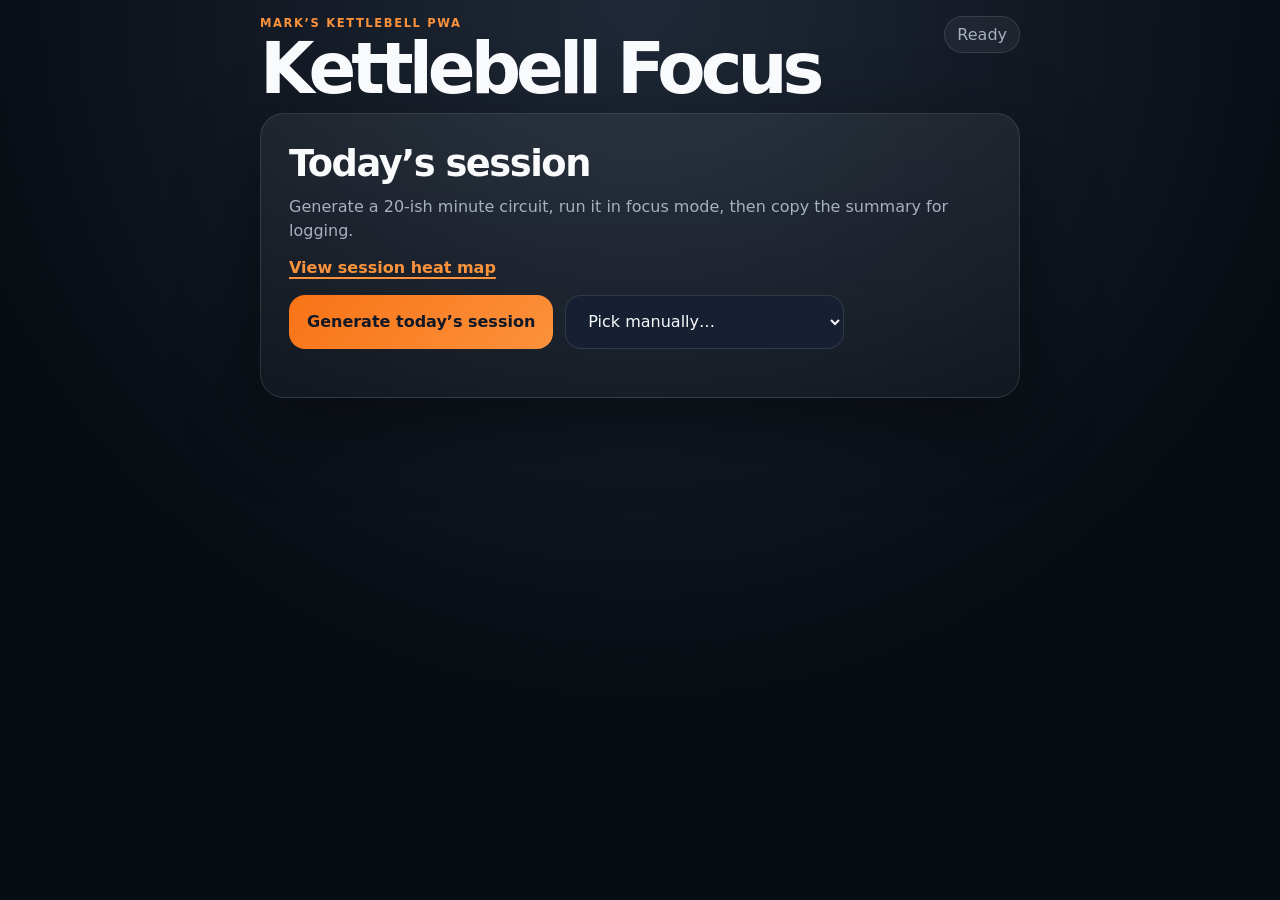
<file: index.html>
<!doctype html>
<html lang="en">
<head>
  <meta charset="utf-8" />
  <meta name="viewport" content="width=device-width, initial-scale=1, viewport-fit=cover" />
  <meta name="theme-color" content="#111827" />
  <title>Kettlebell Focus</title>
  <link rel="manifest" href="./manifest.webmanifest" />
  <link rel="stylesheet" href="./styles.css?v=2026-07-12-shoulder-crusher" />
</head>
<body>
  <main class="app">
    <header class="topbar">
      <div>
        <p class="eyebrow">Mark’s kettlebell PWA</p>
        <h1>Kettlebell Focus</h1>
      </div>
      <div class="status" id="status">Ready</div>
    </header>

    <section id="setup" class="card setup">
      <h2>Today’s session</h2>
      <p class="muted">Generate a 20-ish minute circuit, run it in focus mode, then copy the summary for logging.</p>
      <p class="heatmap-link"><a href="./heatmap.html">View session heat map</a></p>
      <div class="button-row">
        <button id="generateBtn" class="primary">Generate today’s session</button>
        <select id="programSelect" aria-label="Choose program">
          <option value="">Pick manually…</option>
        </select>
      </div>
      <div id="sessionPreview" class="preview"></div>
      <div class="button-row hidden" id="startRow">
        <button id="startBtn" class="primary">Start focus mode</button>
        <button id="resetChoiceBtn" class="secondary">Clear</button>
      </div>
    </section>

    <section id="workout" class="card workout hidden">
      <div class="workout-header">
        <div>
          <p class="eyebrow" id="stepLabel">Exercise</p>
          <h2 id="exerciseName">Swings</h2>
        </div>
        <div class="phase" id="phaseLabel">WORK</div>
      </div>

      <figure class="exercise-art hidden" id="exerciseArt">
        <img id="exerciseImage" alt="" loading="eager" />
      </figure>

      <div class="timer" id="timer">45</div>
      <div class="elapsed" id="elapsedTimer">Elapsed 0s</div>
      <div class="details" id="exerciseDetails"></div>

      <div class="button-row controls">
        <button id="pauseBtn" class="secondary">Pause</button>
        <button id="voiceBtn" class="secondary">Voice on</button>
        <button id="nextBtn" class="primary">Done / next</button>
        <button id="abortBtn" class="ghost">End early and summarize</button>
      </div>
    </section>

    <section id="summary" class="card summary hidden">
      <h2>Session summary</h2>
      <p class="muted">Copy this summary for your workout log.</p>
      <p class="heatmap-link"><a href="./heatmap.html">View updated session heat map</a></p>
      <textarea id="summaryText" readonly></textarea>
      <div class="button-row">
        <button id="copyBtn" class="primary">Copy summary</button>
        <button id="newSessionBtn" class="secondary">New session</button>
      </div>
    </section>
  </main>

  <script src="./app.js?v=2026-07-12-shoulder-crusher" defer></script>
</body>
</html>
</file>
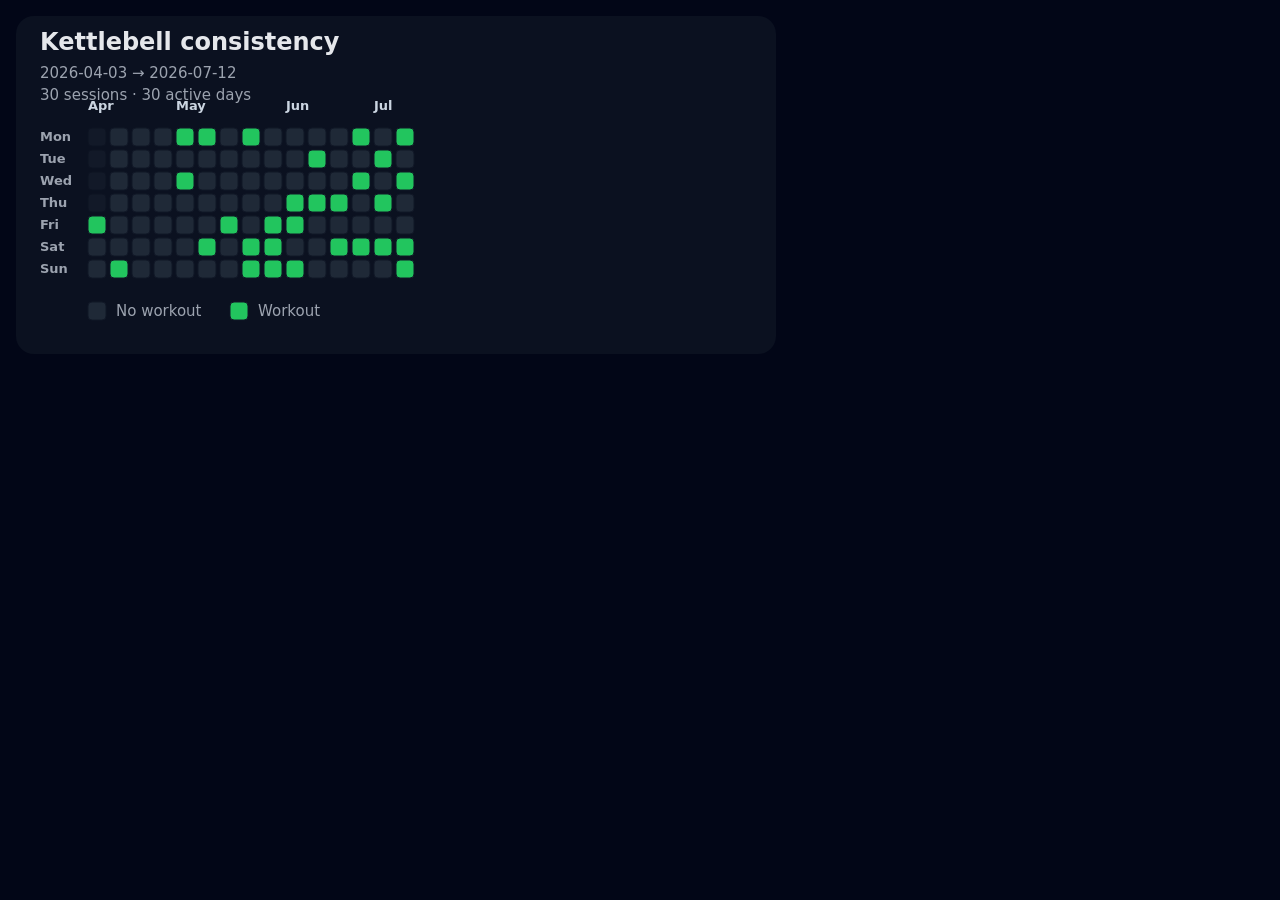
<file: heatmap.html>
<!doctype html><html lang="en"><meta charset="utf-8"><meta name="viewport" content="width=device-width, initial-scale=1, viewport-fit=cover"><title>Kettlebell heat map</title><body style="margin:0;background:#020617;padding:16px;color:#e5e7eb;font-family:system-ui,-apple-system,Segoe UI,sans-serif"><main style="max-width:100%;overflow:auto"><svg xmlns="http://www.w3.org/2000/svg" width="760" height="338" viewBox="0 0 760 338" role="img" aria-labelledby="title desc">
<style><![CDATA[.bg{fill:#0b1120}.text{fill:#e5e7eb;font:700 24px system-ui,-apple-system,Segoe UI,sans-serif}.muted{fill:#9ca3af;font:500 15px system-ui,-apple-system,Segoe UI,sans-serif}.tiny{fill:#9ca3af;font:600 13px system-ui,-apple-system,Segoe UI,sans-serif}.cell{stroke:#111827;stroke-width:1}.month{fill:#cbd5e1;font:700 13px system-ui,-apple-system,Segoe UI,sans-serif}]]></style>
<title id="title">Kettlebell calendar heat map</title>
<desc id="desc">30 sessions across 30 active days from 2026-04-03 to 2026-07-12.</desc>
<rect class="bg" width="760" height="338" rx="18"/>
<text class="text" x="24" y="34">Kettlebell consistency</text>
<text class="muted" x="24" y="62">2026-04-03 → 2026-07-12</text>
<text class="muted" x="24" y="84">30 sessions · 30 active days</text>
<text class="month" x="72" y="94">Apr</text>
<text class="month" x="160" y="94">May</text>
<text class="month" x="270" y="94">Jun</text>
<text class="month" x="358" y="94">Jul</text>
<text class="tiny" x="24" y="125">Mon</text>
<text class="tiny" x="24" y="147">Tue</text>
<text class="tiny" x="24" y="169">Wed</text>
<text class="tiny" x="24" y="191">Thu</text>
<text class="tiny" x="24" y="213">Fri</text>
<text class="tiny" x="24" y="235">Sat</text>
<text class="tiny" x="24" y="257">Sun</text>
<rect class="cell" x="72" y="112" width="18" height="18" rx="4" fill="#1f2937" opacity="0.35"><title>2026-03-30: 0 session(s); none</title></rect>
<rect class="cell" x="72" y="134" width="18" height="18" rx="4" fill="#1f2937" opacity="0.35"><title>2026-03-31: 0 session(s); none</title></rect>
<rect class="cell" x="72" y="156" width="18" height="18" rx="4" fill="#1f2937" opacity="0.35"><title>2026-04-01: 0 session(s); none</title></rect>
<rect class="cell" x="72" y="178" width="18" height="18" rx="4" fill="#1f2937" opacity="0.35"><title>2026-04-02: 0 session(s); none</title></rect>
<rect class="cell" x="72" y="200" width="18" height="18" rx="4" fill="#22c55e" opacity="1"><title>2026-04-03: 1 session(s); pull_lower_focus</title></rect>
<rect class="cell" x="72" y="222" width="18" height="18" rx="4" fill="#1f2937" opacity="1"><title>2026-04-04: 0 session(s); none</title></rect>
<rect class="cell" x="72" y="244" width="18" height="18" rx="4" fill="#1f2937" opacity="1"><title>2026-04-05: 0 session(s); none</title></rect>
<rect class="cell" x="94" y="112" width="18" height="18" rx="4" fill="#1f2937" opacity="1"><title>2026-04-06: 0 session(s); none</title></rect>
<rect class="cell" x="94" y="134" width="18" height="18" rx="4" fill="#1f2937" opacity="1"><title>2026-04-07: 0 session(s); none</title></rect>
<rect class="cell" x="94" y="156" width="18" height="18" rx="4" fill="#1f2937" opacity="1"><title>2026-04-08: 0 session(s); none</title></rect>
<rect class="cell" x="94" y="178" width="18" height="18" rx="4" fill="#1f2937" opacity="1"><title>2026-04-09: 0 session(s); none</title></rect>
<rect class="cell" x="94" y="200" width="18" height="18" rx="4" fill="#1f2937" opacity="1"><title>2026-04-10: 0 session(s); none</title></rect>
<rect class="cell" x="94" y="222" width="18" height="18" rx="4" fill="#1f2937" opacity="1"><title>2026-04-11: 0 session(s); none</title></rect>
<rect class="cell" x="94" y="244" width="18" height="18" rx="4" fill="#22c55e" opacity="1"><title>2026-04-12: 1 session(s); push_upper_focus</title></rect>
<rect class="cell" x="116" y="112" width="18" height="18" rx="4" fill="#1f2937" opacity="1"><title>2026-04-13: 0 session(s); none</title></rect>
<rect class="cell" x="116" y="134" width="18" height="18" rx="4" fill="#1f2937" opacity="1"><title>2026-04-14: 0 session(s); none</title></rect>
<rect class="cell" x="116" y="156" width="18" height="18" rx="4" fill="#1f2937" opacity="1"><title>2026-04-15: 0 session(s); none</title></rect>
<rect class="cell" x="116" y="178" width="18" height="18" rx="4" fill="#1f2937" opacity="1"><title>2026-04-16: 0 session(s); none</title></rect>
<rect class="cell" x="116" y="200" width="18" height="18" rx="4" fill="#1f2937" opacity="1"><title>2026-04-17: 0 session(s); none</title></rect>
<rect class="cell" x="116" y="222" width="18" height="18" rx="4" fill="#1f2937" opacity="1"><title>2026-04-18: 0 session(s); none</title></rect>
<rect class="cell" x="116" y="244" width="18" height="18" rx="4" fill="#1f2937" opacity="1"><title>2026-04-19: 0 session(s); none</title></rect>
<rect class="cell" x="138" y="112" width="18" height="18" rx="4" fill="#1f2937" opacity="1"><title>2026-04-20: 0 session(s); none</title></rect>
<rect class="cell" x="138" y="134" width="18" height="18" rx="4" fill="#1f2937" opacity="1"><title>2026-04-21: 0 session(s); none</title></rect>
<rect class="cell" x="138" y="156" width="18" height="18" rx="4" fill="#1f2937" opacity="1"><title>2026-04-22: 0 session(s); none</title></rect>
<rect class="cell" x="138" y="178" width="18" height="18" rx="4" fill="#1f2937" opacity="1"><title>2026-04-23: 0 session(s); none</title></rect>
<rect class="cell" x="138" y="200" width="18" height="18" rx="4" fill="#1f2937" opacity="1"><title>2026-04-24: 0 session(s); none</title></rect>
<rect class="cell" x="138" y="222" width="18" height="18" rx="4" fill="#1f2937" opacity="1"><title>2026-04-25: 0 session(s); none</title></rect>
<rect class="cell" x="138" y="244" width="18" height="18" rx="4" fill="#1f2937" opacity="1"><title>2026-04-26: 0 session(s); none</title></rect>
<rect class="cell" x="160" y="112" width="18" height="18" rx="4" fill="#22c55e" opacity="1"><title>2026-04-27: 1 session(s); full_circuit</title></rect>
<rect class="cell" x="160" y="134" width="18" height="18" rx="4" fill="#1f2937" opacity="1"><title>2026-04-28: 0 session(s); none</title></rect>
<rect class="cell" x="160" y="156" width="18" height="18" rx="4" fill="#22c55e" opacity="1"><title>2026-04-29: 1 session(s); snatch_ballistic</title></rect>
<rect class="cell" x="160" y="178" width="18" height="18" rx="4" fill="#1f2937" opacity="1"><title>2026-04-30: 0 session(s); none</title></rect>
<rect class="cell" x="160" y="200" width="18" height="18" rx="4" fill="#1f2937" opacity="1"><title>2026-05-01: 0 session(s); none</title></rect>
<rect class="cell" x="160" y="222" width="18" height="18" rx="4" fill="#1f2937" opacity="1"><title>2026-05-02: 0 session(s); none</title></rect>
<rect class="cell" x="160" y="244" width="18" height="18" rx="4" fill="#1f2937" opacity="1"><title>2026-05-03: 0 session(s); none</title></rect>
<rect class="cell" x="182" y="112" width="18" height="18" rx="4" fill="#22c55e" opacity="1"><title>2026-05-04: 1 session(s); push_pull</title></rect>
<rect class="cell" x="182" y="134" width="18" height="18" rx="4" fill="#1f2937" opacity="1"><title>2026-05-05: 0 session(s); none</title></rect>
<rect class="cell" x="182" y="156" width="18" height="18" rx="4" fill="#1f2937" opacity="1"><title>2026-05-06: 0 session(s); none</title></rect>
<rect class="cell" x="182" y="178" width="18" height="18" rx="4" fill="#1f2937" opacity="1"><title>2026-05-07: 0 session(s); none</title></rect>
<rect class="cell" x="182" y="200" width="18" height="18" rx="4" fill="#1f2937" opacity="1"><title>2026-05-08: 0 session(s); none</title></rect>
<rect class="cell" x="182" y="222" width="18" height="18" rx="4" fill="#22c55e" opacity="1"><title>2026-05-09: 1 session(s); press_focus</title></rect>
<rect class="cell" x="182" y="244" width="18" height="18" rx="4" fill="#1f2937" opacity="1"><title>2026-05-10: 0 session(s); none</title></rect>
<rect class="cell" x="204" y="112" width="18" height="18" rx="4" fill="#1f2937" opacity="1"><title>2026-05-11: 0 session(s); none</title></rect>
<rect class="cell" x="204" y="134" width="18" height="18" rx="4" fill="#1f2937" opacity="1"><title>2026-05-12: 0 session(s); none</title></rect>
<rect class="cell" x="204" y="156" width="18" height="18" rx="4" fill="#1f2937" opacity="1"><title>2026-05-13: 0 session(s); none</title></rect>
<rect class="cell" x="204" y="178" width="18" height="18" rx="4" fill="#1f2937" opacity="1"><title>2026-05-14: 0 session(s); none</title></rect>
<rect class="cell" x="204" y="200" width="18" height="18" rx="4" fill="#22c55e" opacity="1"><title>2026-05-15: 1 session(s); snatch_ballistic</title></rect>
<rect class="cell" x="204" y="222" width="18" height="18" rx="4" fill="#1f2937" opacity="1"><title>2026-05-16: 0 session(s); none</title></rect>
<rect class="cell" x="204" y="244" width="18" height="18" rx="4" fill="#1f2937" opacity="1"><title>2026-05-17: 0 session(s); none</title></rect>
<rect class="cell" x="226" y="112" width="18" height="18" rx="4" fill="#22c55e" opacity="1"><title>2026-05-18: 1 session(s); push_pull</title></rect>
<rect class="cell" x="226" y="134" width="18" height="18" rx="4" fill="#1f2937" opacity="1"><title>2026-05-19: 0 session(s); none</title></rect>
<rect class="cell" x="226" y="156" width="18" height="18" rx="4" fill="#1f2937" opacity="1"><title>2026-05-20: 0 session(s); none</title></rect>
<rect class="cell" x="226" y="178" width="18" height="18" rx="4" fill="#1f2937" opacity="1"><title>2026-05-21: 0 session(s); none</title></rect>
<rect class="cell" x="226" y="200" width="18" height="18" rx="4" fill="#1f2937" opacity="1"><title>2026-05-22: 0 session(s); none</title></rect>
<rect class="cell" x="226" y="222" width="18" height="18" rx="4" fill="#22c55e" opacity="1"><title>2026-05-23: 1 session(s); press_focus</title></rect>
<rect class="cell" x="226" y="244" width="18" height="18" rx="4" fill="#22c55e" opacity="1"><title>2026-05-24: 1 session(s); snatch_ballistic</title></rect>
<rect class="cell" x="248" y="112" width="18" height="18" rx="4" fill="#1f2937" opacity="1"><title>2026-05-25: 0 session(s); none</title></rect>
<rect class="cell" x="248" y="134" width="18" height="18" rx="4" fill="#1f2937" opacity="1"><title>2026-05-26: 0 session(s); none</title></rect>
<rect class="cell" x="248" y="156" width="18" height="18" rx="4" fill="#1f2937" opacity="1"><title>2026-05-27: 0 session(s); none</title></rect>
<rect class="cell" x="248" y="178" width="18" height="18" rx="4" fill="#1f2937" opacity="1"><title>2026-05-28: 0 session(s); none</title></rect>
<rect class="cell" x="248" y="200" width="18" height="18" rx="4" fill="#22c55e" opacity="1"><title>2026-05-29: 1 session(s); push_pull</title></rect>
<rect class="cell" x="248" y="222" width="18" height="18" rx="4" fill="#22c55e" opacity="1"><title>2026-05-30: 1 session(s); full_circuit</title></rect>
<rect class="cell" x="248" y="244" width="18" height="18" rx="4" fill="#22c55e" opacity="1"><title>2026-05-31: 1 session(s); press_focus</title></rect>
<rect class="cell" x="270" y="112" width="18" height="18" rx="4" fill="#1f2937" opacity="1"><title>2026-06-01: 0 session(s); none</title></rect>
<rect class="cell" x="270" y="134" width="18" height="18" rx="4" fill="#1f2937" opacity="1"><title>2026-06-02: 0 session(s); none</title></rect>
<rect class="cell" x="270" y="156" width="18" height="18" rx="4" fill="#1f2937" opacity="1"><title>2026-06-03: 0 session(s); none</title></rect>
<rect class="cell" x="270" y="178" width="18" height="18" rx="4" fill="#22c55e" opacity="1"><title>2026-06-04: 1 session(s); full_circuit</title></rect>
<rect class="cell" x="270" y="200" width="18" height="18" rx="4" fill="#22c55e" opacity="1"><title>2026-06-05: 1 session(s); push_pull</title></rect>
<rect class="cell" x="270" y="222" width="18" height="18" rx="4" fill="#1f2937" opacity="1"><title>2026-06-06: 0 session(s); none</title></rect>
<rect class="cell" x="270" y="244" width="18" height="18" rx="4" fill="#22c55e" opacity="1"><title>2026-06-07: 1 session(s); snatch_ballistic</title></rect>
<rect class="cell" x="292" y="112" width="18" height="18" rx="4" fill="#1f2937" opacity="1"><title>2026-06-08: 0 session(s); none</title></rect>
<rect class="cell" x="292" y="134" width="18" height="18" rx="4" fill="#22c55e" opacity="1"><title>2026-06-09: 1 session(s); press_focus</title></rect>
<rect class="cell" x="292" y="156" width="18" height="18" rx="4" fill="#1f2937" opacity="1"><title>2026-06-10: 0 session(s); none</title></rect>
<rect class="cell" x="292" y="178" width="18" height="18" rx="4" fill="#22c55e" opacity="1"><title>2026-06-11: 1 session(s); full_circuit</title></rect>
<rect class="cell" x="292" y="200" width="18" height="18" rx="4" fill="#1f2937" opacity="1"><title>2026-06-12: 0 session(s); none</title></rect>
<rect class="cell" x="292" y="222" width="18" height="18" rx="4" fill="#1f2937" opacity="1"><title>2026-06-13: 0 session(s); none</title></rect>
<rect class="cell" x="292" y="244" width="18" height="18" rx="4" fill="#1f2937" opacity="1"><title>2026-06-14: 0 session(s); none</title></rect>
<rect class="cell" x="314" y="112" width="18" height="18" rx="4" fill="#1f2937" opacity="1"><title>2026-06-15: 0 session(s); none</title></rect>
<rect class="cell" x="314" y="134" width="18" height="18" rx="4" fill="#1f2937" opacity="1"><title>2026-06-16: 0 session(s); none</title></rect>
<rect class="cell" x="314" y="156" width="18" height="18" rx="4" fill="#1f2937" opacity="1"><title>2026-06-17: 0 session(s); none</title></rect>
<rect class="cell" x="314" y="178" width="18" height="18" rx="4" fill="#22c55e" opacity="1"><title>2026-06-18: 1 session(s); push_pull</title></rect>
<rect class="cell" x="314" y="200" width="18" height="18" rx="4" fill="#1f2937" opacity="1"><title>2026-06-19: 0 session(s); none</title></rect>
<rect class="cell" x="314" y="222" width="18" height="18" rx="4" fill="#22c55e" opacity="1"><title>2026-06-20: 1 session(s); press_focus</title></rect>
<rect class="cell" x="314" y="244" width="18" height="18" rx="4" fill="#1f2937" opacity="1"><title>2026-06-21: 0 session(s); none</title></rect>
<rect class="cell" x="336" y="112" width="18" height="18" rx="4" fill="#22c55e" opacity="1"><title>2026-06-22: 1 session(s); snatch_ballistic</title></rect>
<rect class="cell" x="336" y="134" width="18" height="18" rx="4" fill="#1f2937" opacity="1"><title>2026-06-23: 0 session(s); none</title></rect>
<rect class="cell" x="336" y="156" width="18" height="18" rx="4" fill="#22c55e" opacity="1"><title>2026-06-24: 1 session(s); push_pull</title></rect>
<rect class="cell" x="336" y="178" width="18" height="18" rx="4" fill="#1f2937" opacity="1"><title>2026-06-25: 0 session(s); none</title></rect>
<rect class="cell" x="336" y="200" width="18" height="18" rx="4" fill="#1f2937" opacity="1"><title>2026-06-26: 0 session(s); none</title></rect>
<rect class="cell" x="336" y="222" width="18" height="18" rx="4" fill="#22c55e" opacity="1"><title>2026-06-27: 1 session(s); balanced_full_body</title></rect>
<rect class="cell" x="336" y="244" width="18" height="18" rx="4" fill="#1f2937" opacity="1"><title>2026-06-28: 0 session(s); none</title></rect>
<rect class="cell" x="358" y="112" width="18" height="18" rx="4" fill="#1f2937" opacity="1"><title>2026-06-29: 0 session(s); none</title></rect>
<rect class="cell" x="358" y="134" width="18" height="18" rx="4" fill="#22c55e" opacity="1"><title>2026-06-30: 1 session(s); knee_cautious_legs_core</title></rect>
<rect class="cell" x="358" y="156" width="18" height="18" rx="4" fill="#1f2937" opacity="1"><title>2026-07-01: 0 session(s); none</title></rect>
<rect class="cell" x="358" y="178" width="18" height="18" rx="4" fill="#22c55e" opacity="1"><title>2026-07-02: 1 session(s); athletic_power_capped</title></rect>
<rect class="cell" x="358" y="200" width="18" height="18" rx="4" fill="#1f2937" opacity="1"><title>2026-07-03: 0 session(s); none</title></rect>
<rect class="cell" x="358" y="222" width="18" height="18" rx="4" fill="#22c55e" opacity="1"><title>2026-07-04: 1 session(s); controlled_ballistic</title></rect>
<rect class="cell" x="358" y="244" width="18" height="18" rx="4" fill="#1f2937" opacity="1"><title>2026-07-05: 0 session(s); none</title></rect>
<rect class="cell" x="380" y="112" width="18" height="18" rx="4" fill="#22c55e" opacity="1"><title>2026-07-06: 1 session(s); back_sparing_upper_core</title></rect>
<rect class="cell" x="380" y="134" width="18" height="18" rx="4" fill="#1f2937" opacity="1"><title>2026-07-07: 0 session(s); none</title></rect>
<rect class="cell" x="380" y="156" width="18" height="18" rx="4" fill="#22c55e" opacity="1"><title>2026-07-08: 1 session(s); athletic_power_capped</title></rect>
<rect class="cell" x="380" y="178" width="18" height="18" rx="4" fill="#1f2937" opacity="1"><title>2026-07-09: 0 session(s); none</title></rect>
<rect class="cell" x="380" y="200" width="18" height="18" rx="4" fill="#1f2937" opacity="1"><title>2026-07-10: 0 session(s); none</title></rect>
<rect class="cell" x="380" y="222" width="18" height="18" rx="4" fill="#22c55e" opacity="1"><title>2026-07-11: 1 session(s); balanced_full_body</title></rect>
<rect class="cell" x="380" y="244" width="18" height="18" rx="4" fill="#22c55e" opacity="1"><title>2026-07-12: 1 session(s); knee_cautious_legs_core</title></rect>
<rect class="cell" x="72" y="286" width="18" height="18" rx="4" fill="#1f2937"/>
<text class="muted" x="100" y="300">No workout</text>
<rect class="cell" x="214" y="286" width="18" height="18" rx="4" fill="#22c55e"/>
<text class="muted" x="242" y="300">Workout</text>
</svg></main></body></html>
</file>
<file: styles.css>
:root {
  color-scheme: dark;
  --bg: #070b12;
  --card: #111827;
  --card-2: #172033;
  --text: #f9fafb;
  --muted: #a7b0c0;
  --accent: #f97316;
  --accent-2: #fb923c;
  --good: #22c55e;
  --line: rgba(255,255,255,.11);
  --shadow: 0 24px 80px rgba(0,0,0,.45);
  font-family: Inter, ui-sans-serif, system-ui, -apple-system, BlinkMacSystemFont, "Segoe UI", sans-serif;
}
* { box-sizing: border-box; }
html, body { min-height: 100%; margin: 0; background: radial-gradient(circle at top, #1f2937 0, var(--bg) 45rem); color: var(--text); }
body { padding: max(12px, env(safe-area-inset-top)) 12px max(16px, env(safe-area-inset-bottom)); }
body.is-working { padding: 8px; overflow: hidden; }
body.is-working .topbar { display: none; }
button, select, textarea { font: inherit; }
.app { width: min(760px, 100%); margin: 0 auto; }
.topbar { display: flex; justify-content: space-between; align-items: flex-start; gap: 12px; margin: 4px 0 12px; }
h1, h2, p { margin-top: 0; }
h1 { margin-bottom: 0; font-size: clamp(2rem, 8vw, 4.4rem); letter-spacing: -0.07em; line-height: .9; }
h2 { font-size: clamp(1.45rem, 5vw, 2.3rem); letter-spacing: -0.04em; margin-bottom: 10px; }
.eyebrow { color: var(--accent-2); text-transform: uppercase; letter-spacing: .14em; font-size: .72rem; font-weight: 800; margin-bottom: 8px; }
.muted { color: var(--muted); line-height: 1.45; }
.heatmap-link { margin: 10px 0 0; }
.heatmap-link a { color: var(--accent-2); font-weight: 800; text-decoration-thickness: 2px; text-underline-offset: 4px; }
.status, .phase { border: 1px solid var(--line); background: rgba(255,255,255,.05); border-radius: 999px; padding: 8px 12px; color: var(--muted); white-space: nowrap; }
.card { background: linear-gradient(180deg, rgba(255,255,255,.06), rgba(255,255,255,.025)); border: 1px solid var(--line); border-radius: 24px; padding: clamp(16px, 4vw, 28px); box-shadow: var(--shadow); }
.button-row { display: flex; flex-wrap: wrap; gap: 12px; align-items: center; margin-top: 18px; }
button, select { border: 0; border-radius: 16px; padding: 15px 18px; color: var(--text); min-height: 54px; }
button { cursor: pointer; font-weight: 800; }
button:active { transform: translateY(1px); }
button:disabled { opacity: .45; cursor: not-allowed; transform: none; }
.primary { background: linear-gradient(135deg, var(--accent), var(--accent-2)); color: #111827; }
.secondary, select { background: var(--card-2); border: 1px solid var(--line); }
.ghost { width: 100%; margin-top: 14px; background: transparent; border: 1px solid var(--line); color: var(--muted); }
.preview { margin-top: 20px; display: grid; gap: 12px; }
.preview-card { background: rgba(0,0,0,.18); border: 1px solid var(--line); border-radius: 20px; padding: 16px; }
.preview-card h3 { margin: 0 0 6px; }
.exercise-list { margin: 12px 0 0; padding-left: 18px; color: var(--muted); line-height: 1.5; }
.hidden { display: none !important; }
.workout { height: calc(100svh - 16px); min-height: 0; display: flex; flex-direction: column; justify-content: space-between; gap: 8px; overflow: hidden; }
body.is-working .workout { padding: 12px; }
.workout-header { display: flex; justify-content: space-between; gap: 16px; align-items: flex-start; }
.phase { color: #111827; background: var(--good); border: 0; font-weight: 900; }
.phase.rest { background: #60a5fa; }
.phase.prep { background: var(--accent-2); }
.exercise-art { margin: 8px auto 0; width: min(100%, 360px); max-height: 24svh; aspect-ratio: 4 / 3; border-radius: 18px; overflow: hidden; border: 1px solid var(--line); background: rgba(0,0,0,.18); }
.exercise-art img { width: 100%; height: 100%; object-fit: cover; display: block; }
.timer { font-variant-numeric: tabular-nums; font-size: clamp(4.8rem, 24vw, 10rem); font-weight: 950; letter-spacing: -0.09em; text-align: center; line-height: .82; margin: 8px 0 4px; }
.elapsed { text-align: center; color: var(--muted); font-variant-numeric: tabular-nums; font-weight: 800; margin: 0 0 6px; }
.details { text-align: center; font-size: clamp(1.05rem, 4.8vw, 1.75rem); color: var(--muted); line-height: 1.22; }
.controls { margin-top: 8px; }
.controls button { flex: 1; font-size: 1rem; }
body.is-working .controls { display: grid; grid-template-columns: 1fr 1fr; gap: 10px; width: 100%; margin-top: 8px; }
body.is-working .controls button { width: 100%; min-height: 64px; padding: 12px 10px; border-radius: 18px; font-size: 1.02rem; line-height: 1.08; display: flex; align-items: center; justify-content: center; text-align: center; }
body.is-working .controls .primary { grid-row: span 2; min-height: 138px; font-size: 1.14rem; }
body.is-working .controls .ghost { margin-top: 0; }
.summary textarea { width: 100%; min-height: 360px; border-radius: 18px; padding: 16px; background: rgba(0,0,0,.26); border: 1px solid var(--line); color: var(--text); line-height: 1.45; resize: vertical; }
@media (display-mode: standalone) { body { user-select: none; } textarea { user-select: text; } }

@media (max-height: 740px) {
  body.is-working .workout { padding: 10px; gap: 4px; }
  .workout-header h2 { font-size: 1.35rem; margin-bottom: 4px; }
  .workout-header .eyebrow { margin-bottom: 4px; }
  .exercise-art { max-height: 20svh; width: min(100%, 300px); }
  .timer { font-size: clamp(4.2rem, 22vw, 8rem); margin: 4px 0 2px; }
  button, select { min-height: 46px; padding: 11px 14px; border-radius: 14px; }
  body.is-working .controls { gap: 8px; margin-top: 6px; }
  body.is-working .controls button { min-height: 58px; padding: 10px 8px; border-radius: 16px; font-size: .98rem; }
  body.is-working .controls .primary { min-height: 124px; font-size: 1.08rem; }
  .ghost { margin-top: 8px; }
}
</file>
